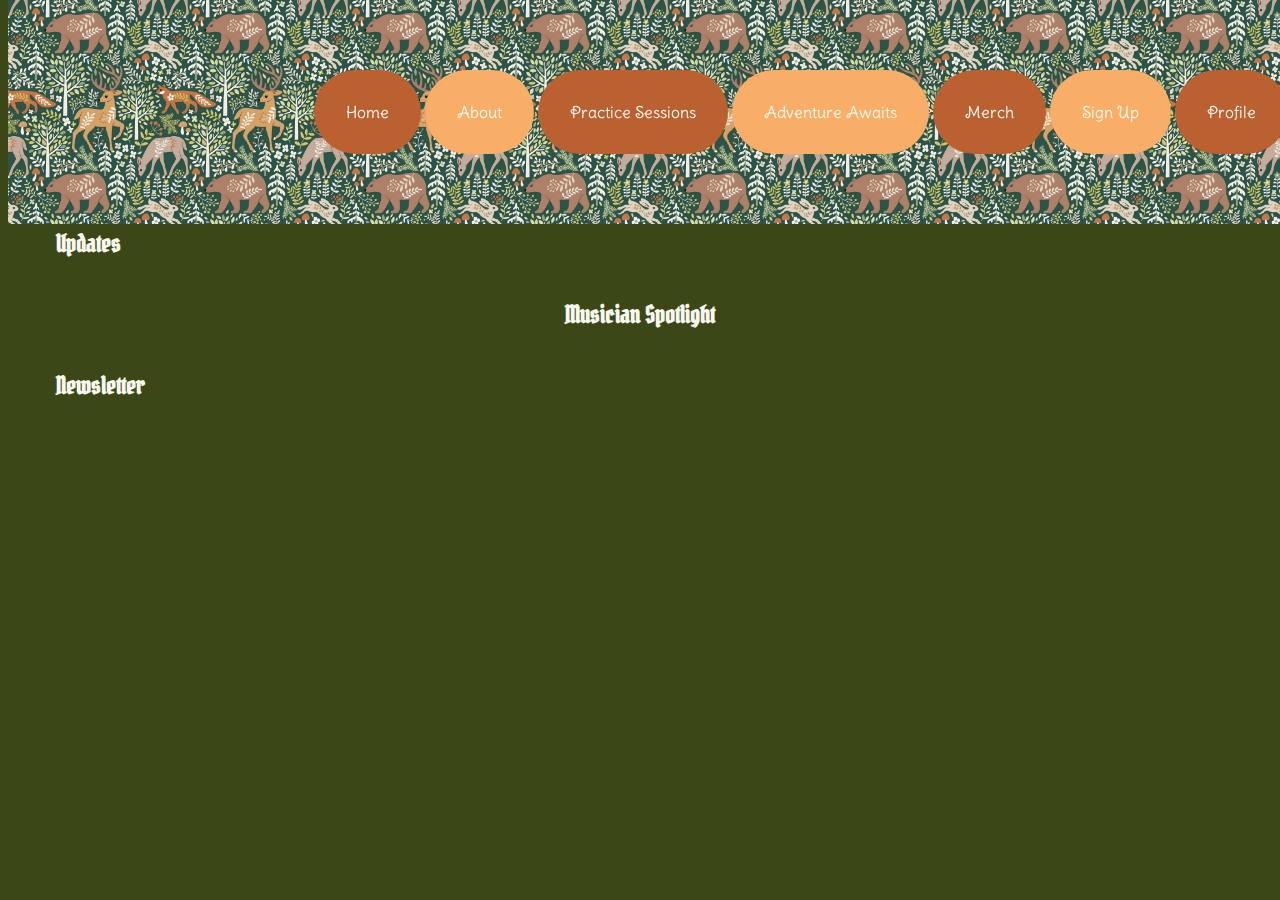
<file: index.html>
<!DOCTYPE html>
<html lang="en">
<head>
    <meta charset="UTF-8">
    <meta name="viewport" content="width=device-width, initial-scale=1.0">
    <link rel="stylesheet" href="styles.css">
    <link rel="preconnect" href="https://fonts.googleapis.com">
<link rel="preconnect" href="https://fonts.gstatic.com" crossorigin>
<link href="https://fonts.googleapis.com/css2?family=Delius+Swash+Caps&family=Just+Another+Hand&family=Pirata+One&display=swap" rel="stylesheet">
    <title>OboeBard</title>
</head>
<body>
    <header>
        <div class="hamburger" onclick="toggleNav()">
            <hr>
            <hr>
            <hr>
        </div>
            <nav class="toggle-nav">
                <a href="index.html">Home</a>
                <a href="about.html">About</a>
                <a href="practicesessions.html">Practice Sessions</a>
                <a href="adventureawaits.html">Adventure Awaits</a>
                <a href="merch.html">Merch</a>
                <a href="signup.html">Sign Up</a>
                <a href="profile.html">Profile</a>
            </nav>
        <h1>Home</h1>
    </header>
    <main>
        <div class="updates">
            <h2>Updates</h2>
            <p></p>
        </div>
        <div class="spotlight">
            <h2>Musician Spotlight</h2>
            <p></p>
        </div>
        <div class="newsletter">
            <h2>Newsletter</h2>
            <p></p>
        </div>
    </main>
</body>
</html>
</file>
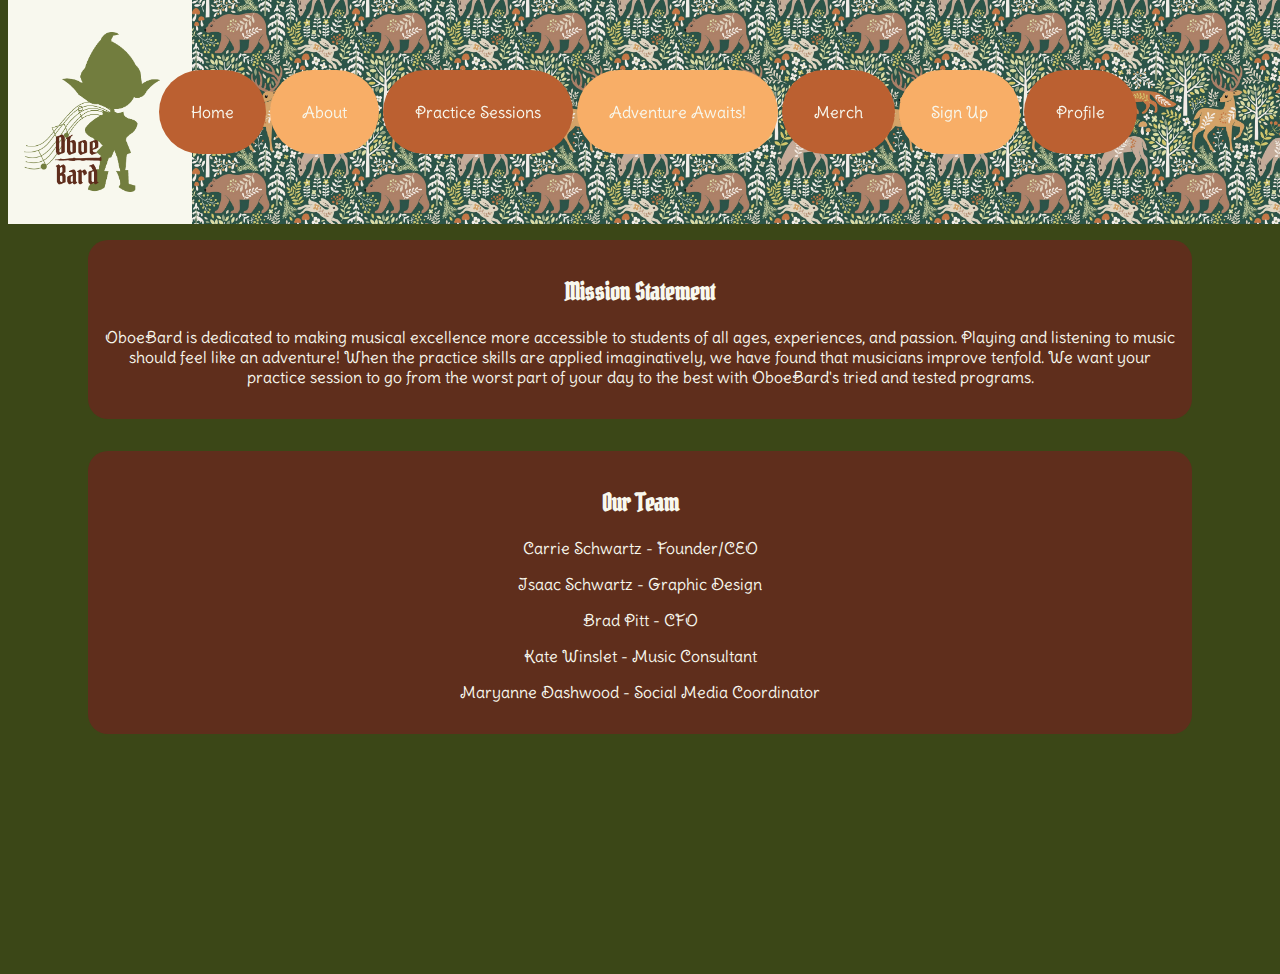
<file: about.html>
<!DOCTYPE html>
<html lang="en">
<head>
    <meta charset="UTF-8">
    <meta name="viewport" content="width=device-width, initial-scale=1.0">
    <link rel="stylesheet" href="styles.css">
    <link rel="preconnect" href="https://fonts.googleapis.com">
    <link rel="preconnect" href="https://fonts.gstatic.com" crossorigin>
    <link href="https://fonts.googleapis.com/css2?family=Delius+Swash+Caps&family=Just+Another+Hand&family=Pirata+One&display=swap" rel="stylesheet">
    <script src="scripts.js"></script>
    <link rel="icon" type="image/png" href="Images/favicon-96x96.png" sizes="96x96" />
    <link rel="icon" type="image/svg+xml" href="Images/favicon.svg" />
    <link rel="shortcut icon" href="Images/favicon.ico" />
    <link rel="apple-touch-icon" sizes="180x180" href="Images/apple-touch-icon.png" />
    <meta name="apple-mobile-web-app-title" content="MyWebSite" />
    <link rel="manifest" href="Images/site.webmanifest" />
    <title>OboeBard</title>
</head>
<body>
    <header>
        <div onclick="toggleNav()">
            <img src="Images/Logo.png" alt="logo">
        </div>
            <nav class="toggle-nav">
                <a href="index.html">Home</a>
                <a href="about.html">About</a>
                <a href="practicesessions.html">Practice Sessions</a>
                <a href="adventureawaits.html">Adventure Awaits!</a>
                <a href="merch.html">Merch</a>
                <a href="signup.html">Sign Up</a>
                <a href="profile.html">Profile</a>
            </nav>
        <div><h1>About</h1></div>
    </header>
    <main>
        <div class="mission">
            <h2>Mission Statement</h2>
            <p>OboeBard is dedicated to making musical excellence more accessible to students of all ages, experiences, and passion. Playing and listening to music should feel like an adventure! When the practice skills are applied imaginatively, we have found that musicians improve tenfold. We want your practice session to go from the worst part of your day to the best with OboeBard's tried and tested programs.</p>
        </div>
        <div class="mission">
            <h2>Our Team</h2>
                <p>Carrie Schwartz - Founder/CEO</p>
                <p>Isaac Schwartz - Graphic Design</p>
                <p>Brad Pitt - CFO</p>
                <p>Kate Winslet - Music Consultant</p>
                <p>Maryanne Dashwood - Social Media Coordinator</p>
        </div>
    </main>
</body>
</html>
</file>
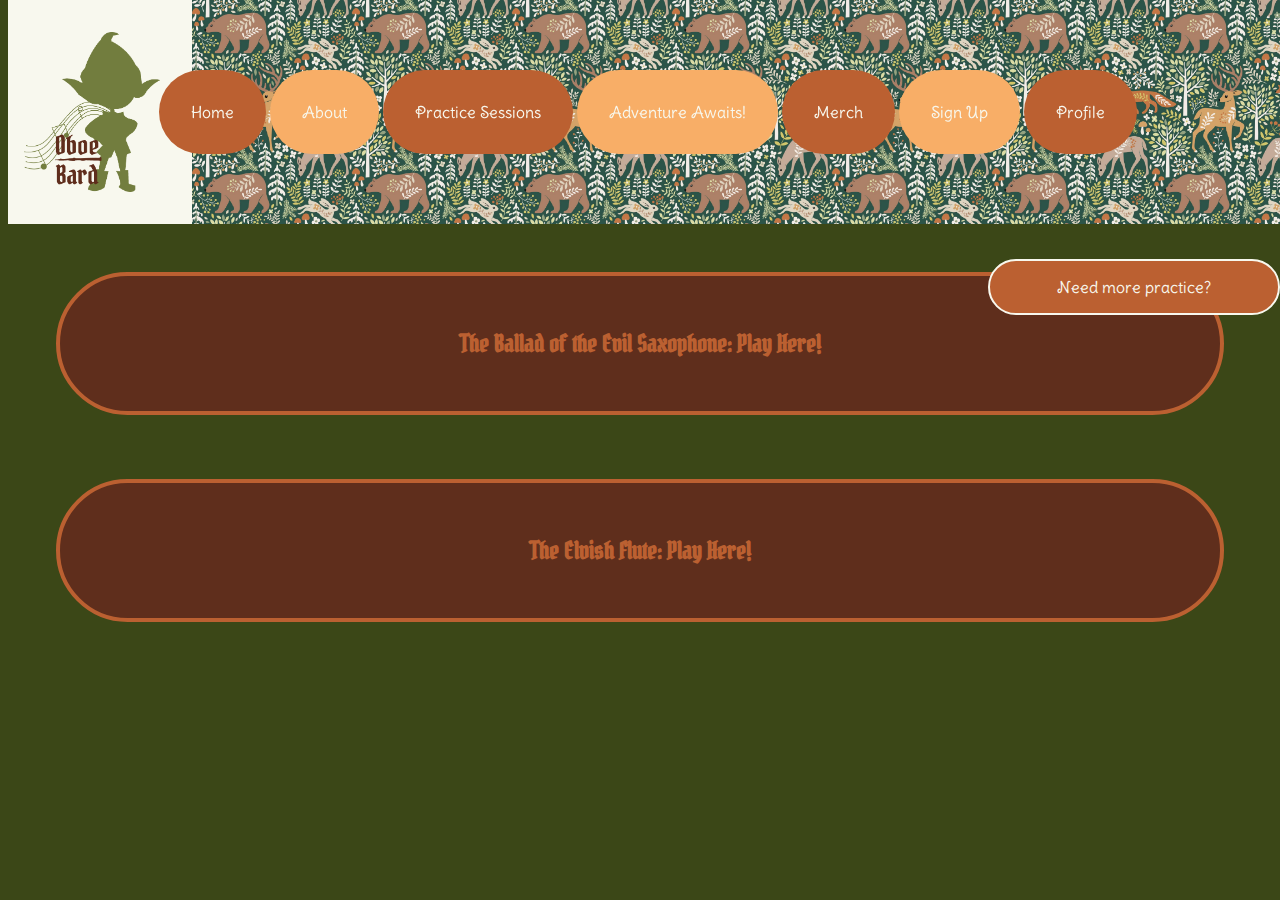
<file: adventureawaits.html>
<!DOCTYPE html>
<html lang="en">
<head>
    <meta charset="UTF-8">
    <meta name="viewport" content="width=device-width, initial-scale=1.0">
    <link rel="stylesheet" href="styles.css">
    <link rel="preconnect" href="https://fonts.googleapis.com">
    <link rel="preconnect" href="https://fonts.gstatic.com" crossorigin>
    <link href="https://fonts.googleapis.com/css2?family=Delius+Swash+Caps&family=Just+Another+Hand&family=Pirata+One&display=swap" rel="stylesheet">
    <script src="scripts.js"></script>
    <title>OboeBard</title>
</head>
<body>
    <header>
        <div class="hamburger" onclick="toggleNav()">
            <img src="Images/Logo.png" alt="logo">
        </div>
            <nav class="toggle-nav">
                <a href="index.html">Home</a>
                <a href="about.html">About</a>
                <a href="practicesessions.html">Practice Sessions</a>
                <a href="adventureawaits.html">Adventure Awaits!</a>
                <a href="merch.html">Merch</a>
                <a href="signup.html">Sign Up</a>
                <a href="profile.html">Profile</a>
            </nav>
        <div><h1 class="small">Adventure Awaits!</h1></div>
    </header>
    <main>
        <div class="orange">
            <a href="practicesessions.html">Need more practice?</a>
        </div>
        <div class="adventure">
            <h2>The Ballad of the Evil Saxophone: Play Here!</h2>
        </div>
        <div class="adventure">
            <h2>The Elvish Flute: Play Here!</h2>
        </div>
    </main>
</body>
</html>
</file>
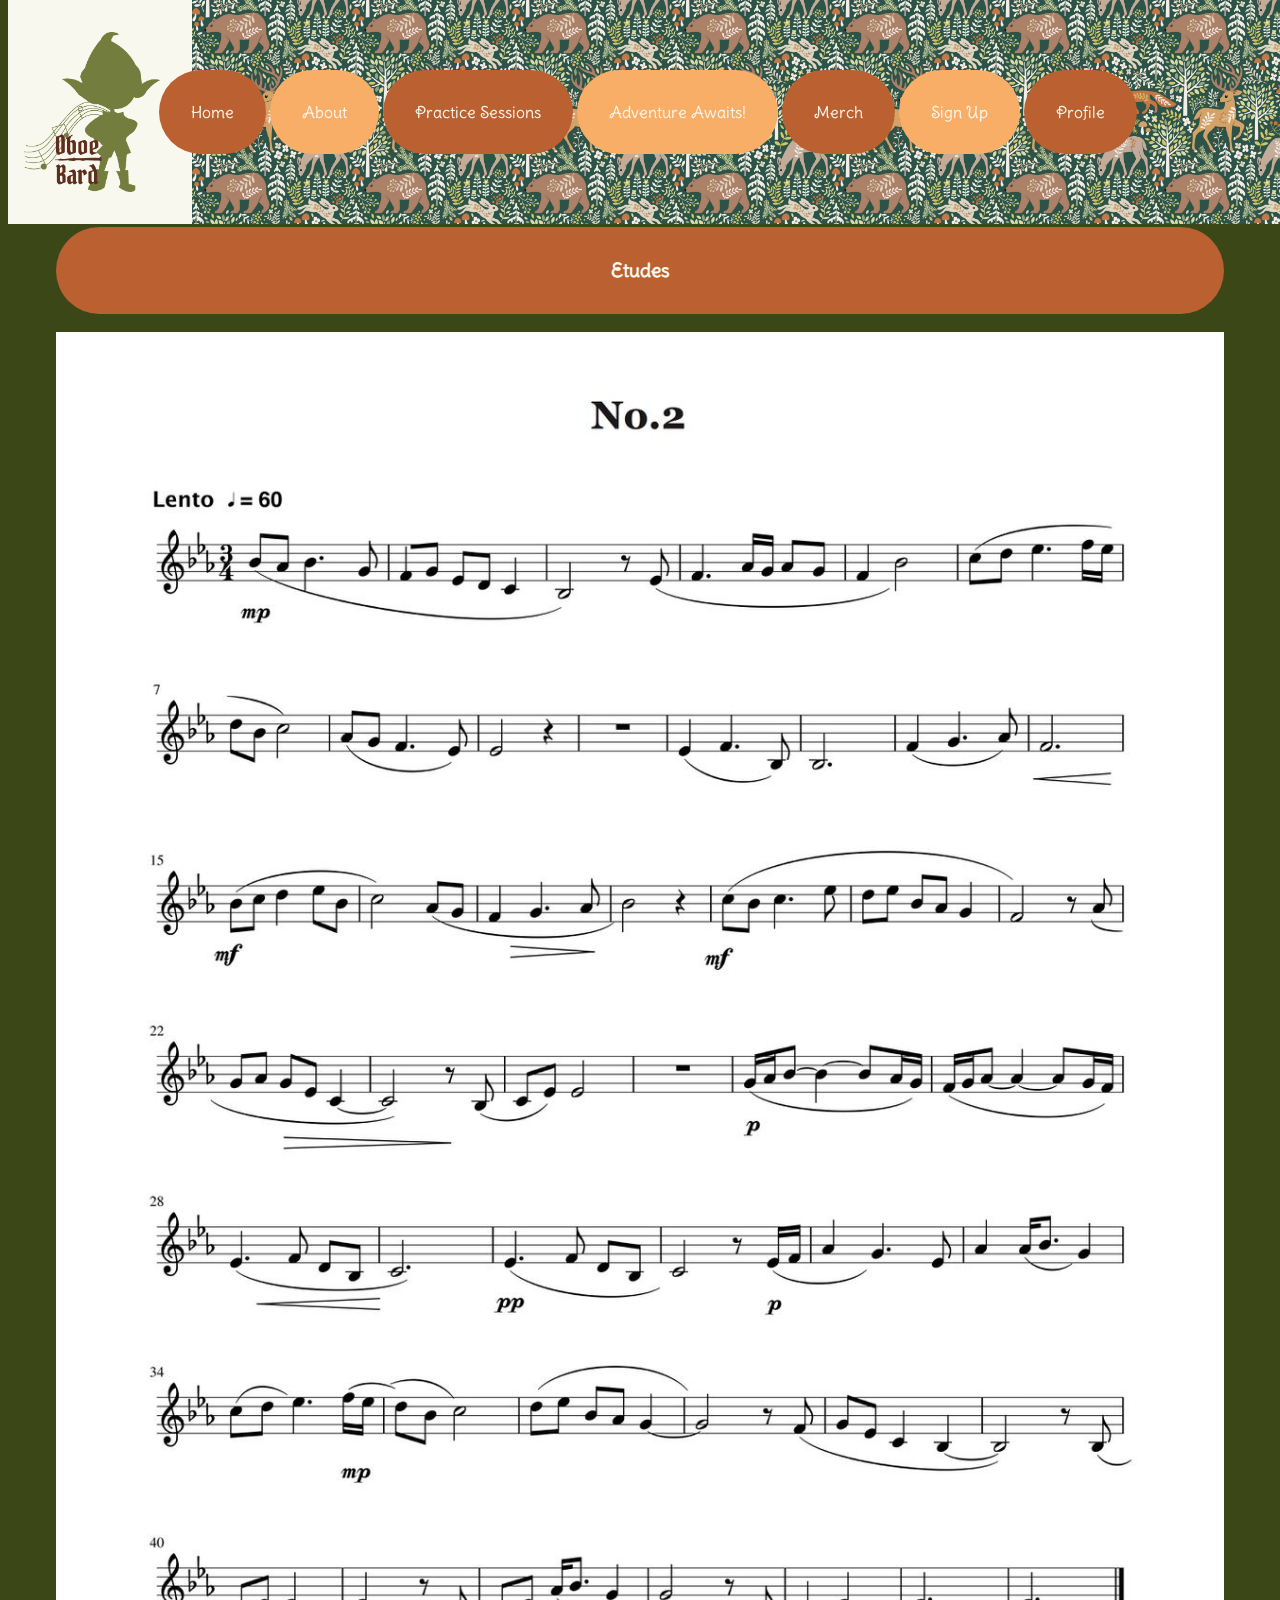
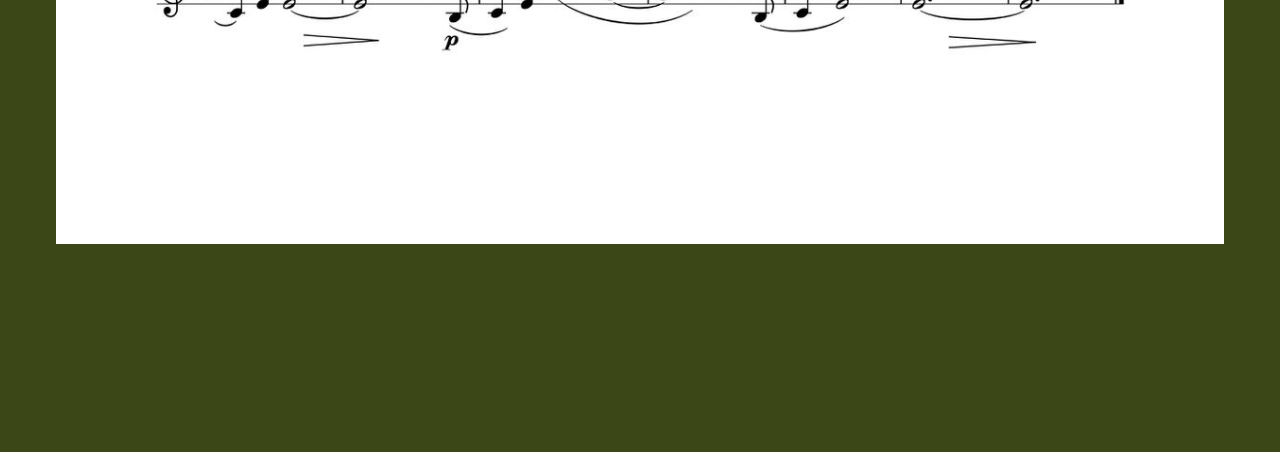
<file: etudes.html>
<!DOCTYPE html>
<html lang="en">
<head>
    <meta charset="UTF-8">
    <meta name="viewport" content="width=device-width, initial-scale=1.0">
    <link rel="stylesheet" href="styles.css">
    <link rel="preconnect" href="https://fonts.googleapis.com">
    <link rel="preconnect" href="https://fonts.gstatic.com" crossorigin>
    <link href="https://fonts.googleapis.com/css2?family=Delius+Swash+Caps&family=Just+Another+Hand&family=Pirata+One&display=swap" rel="stylesheet">
    <script src="scripts.js"></script>
    <link rel="icon" type="image/png" href="Images/favicon-96x96.png" sizes="96x96" />
    <link rel="icon" type="image/svg+xml" href="Images/favicon.svg" />
    <link rel="shortcut icon" href="Images/favicon.ico" />
    <link rel="apple-touch-icon" sizes="180x180" href="Images/apple-touch-icon.png" />
    <meta name="apple-mobile-web-app-title" content="MyWebSite" />
    <link rel="manifest" href="Images/site.webmanifest" />
    <title>OboeBard</title>
</head>
<body>
    <header>
        <div onclick="toggleNav()">
            <img src="Images/Logo.png" alt="logo">
        </div>
            <nav class="toggle-nav">
                <a href="index.html">Home</a>
                <a href="about.html">About</a>
                <a href="practicesessions.html">Practice Sessions</a>
                <a href="adventureawaits.html">Adventure Awaits!</a>
                <a href="merch.html">Merch</a>
                <a href="signup.html">Sign Up</a>
                <a href="profile.html">Profile</a>
            </nav>
        <div><h1 class="small">Practice Sessions</h1></div>
    </header>
    <main>
        <section class="menu">
            <div onclick="toggleMenu()">
                <h3>Etudes</h3>
            </div>
                <nav class="toggle-menu">
                    <a href="scales.html">Scales</a>
                    <a href="pitch.html">Pitch</a>
                    <a href="sight-reading.html">Sight-reading</a>
                    <a href="etudes.html">Etudes</a>
                </nav>
            <img src="Images/etudes.jpg" alt="etudes no. 2">
        </section>
    </main>
</body>
</html>
</file>
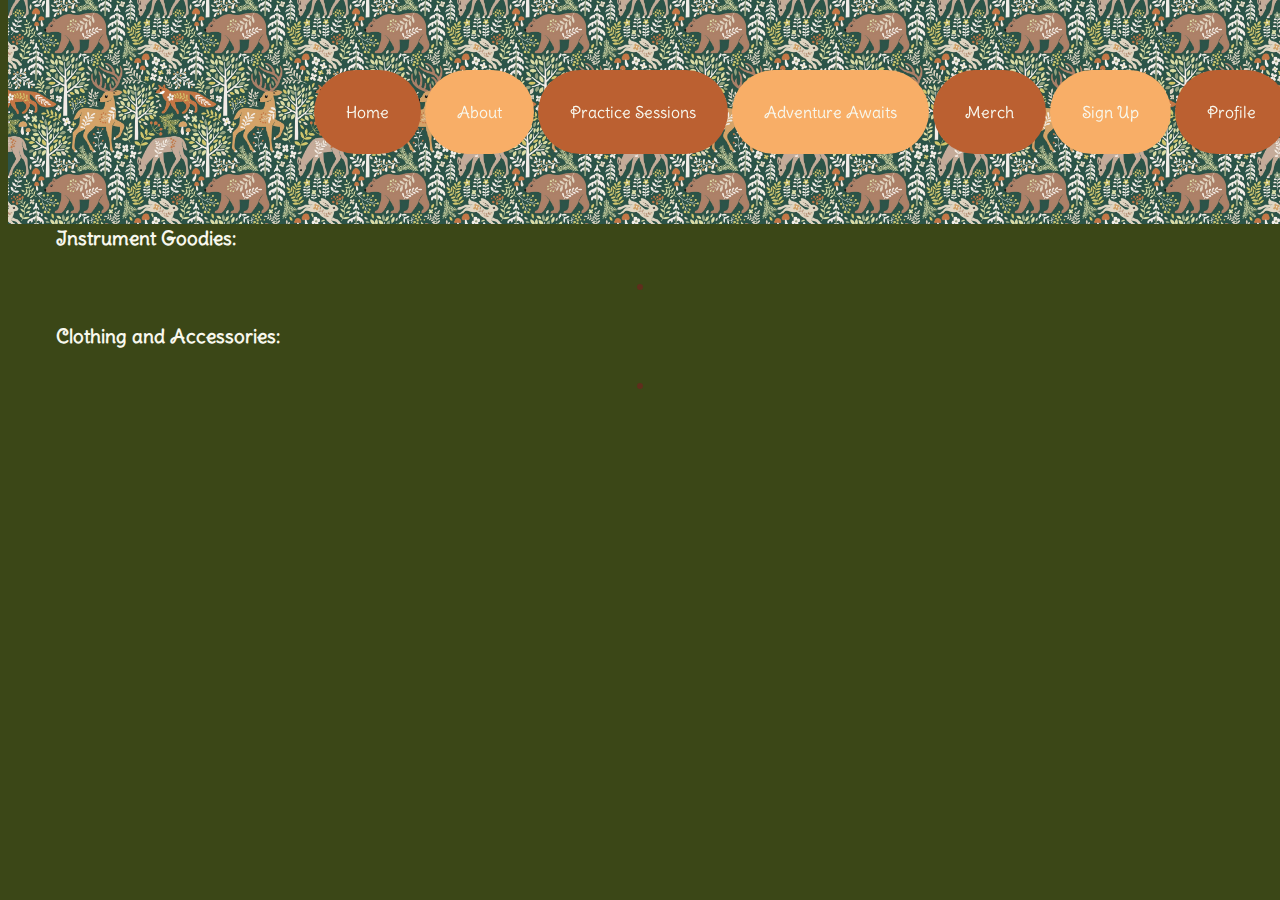
<file: merch.html>
<!DOCTYPE html>
<html lang="en">
<head>
    <meta charset="UTF-8">
    <meta name="viewport" content="width=device-width, initial-scale=1.0">
    <link rel="stylesheet" href="styles.css">
    <link rel="preconnect" href="https://fonts.googleapis.com">
    <link rel="preconnect" href="https://fonts.gstatic.com" crossorigin>
    <link href="https://fonts.googleapis.com/css2?family=Delius+Swash+Caps&family=Just+Another+Hand&family=Pirata+One&display=swap" rel="stylesheet">
    <title>OboeBard</title>
</head>
<body>
    <header>
        <div class="hamburger" onclick="toggleNav()">
            <hr>
            <hr>
            <hr>
        </div>
            <nav class="toggle-nav">
                <a href="index.html">Home</a>
                <a href="about.html">About</a>
                <a href="practicesessions.html">Practice Sessions</a>
                <a href="adventureawaits.html">Adventure Awaits</a>
                <a href="merch.html">Merch</a>
                <a href="signup.html">Sign Up</a>
                <a href="profile.html">Profile</a>
            </nav>
        <h1>Merch</h1>
    </header>
    <main>
        <div>
            <h3>Instrument Goodies:</h3>
        </div>
        <div class="merch">
            <img>
        </div>
        <div>
            <h3>Clothing and Accessories:</h3>
        </div>
        <div class="merch">
            <img>
        </div>
    </main>
</body>
</html>
</file>
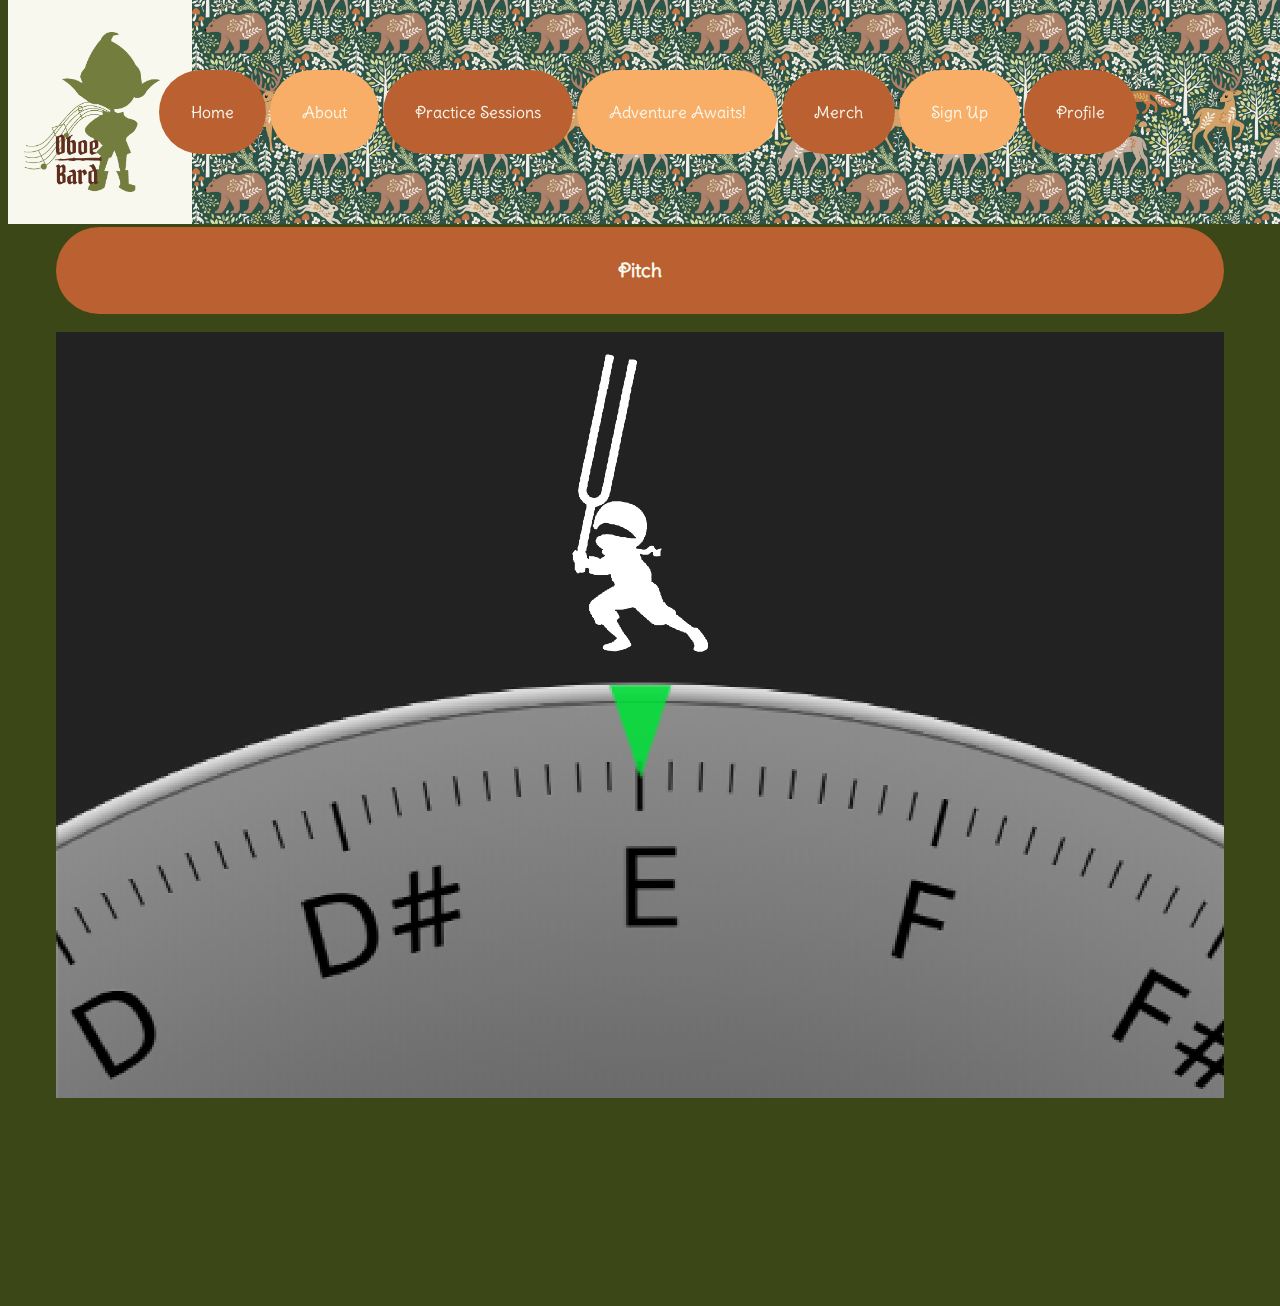
<file: pitch.html>
<!DOCTYPE html>
<html lang="en">
<head>
    <meta charset="UTF-8">
    <meta name="viewport" content="width=device-width, initial-scale=1.0">
    <link rel="stylesheet" href="styles.css">
    <link rel="preconnect" href="https://fonts.googleapis.com">
    <link rel="preconnect" href="https://fonts.gstatic.com" crossorigin>
    <link href="https://fonts.googleapis.com/css2?family=Delius+Swash+Caps&family=Just+Another+Hand&family=Pirata+One&display=swap" rel="stylesheet">
    <script src="scripts.js"></script>
    <link rel="icon" type="image/png" href="/favicon-96x96.png" sizes="96x96" />
    <link rel="icon" type="image/svg+xml" href="/favicon.svg" />
    <link rel="shortcut icon" href="/favicon.ico" />
    <link rel="apple-touch-icon" sizes="180x180" href="/apple-touch-icon.png" />
    <link rel="manifest" href="/site.webmanifest" />
    <title>OboeBard</title>
</head>
<body>
    <header>
        <div onclick="toggleNav()">
            <img src="Images/Logo.png" alt="logo">
        </div>
            <nav class="toggle-nav">
                <a href="index.html">Home</a>
                <a href="about.html">About</a>
                <a href="practicesessions.html">Practice Sessions</a>
                <a href="adventureawaits.html">Adventure Awaits!</a>
                <a href="merch.html">Merch</a>
                <a href="signup.html">Sign Up</a>
                <a href="profile.html">Profile</a>
            </nav>
        <div><h1 class="small">Practice Sessions</h1></div>
    </header>
    <main>
        <section class="menu">
            <div onclick="toggleMenu()">
                <h3>Pitch</h3>
            </div>
                <nav class="toggle-menu">
                    <a href="scales.html">Scales</a>
                    <a href="pitch.html">Pitch</a>
                    <a href="sight-reading.html">Sight-reading</a>
                    <a href="etudes.html">Etudes</a>
                </nav>
            <img src="Images/pitch.png" alt="tuner interface">
        </section>
    </main>
</body>
</html>
</file>
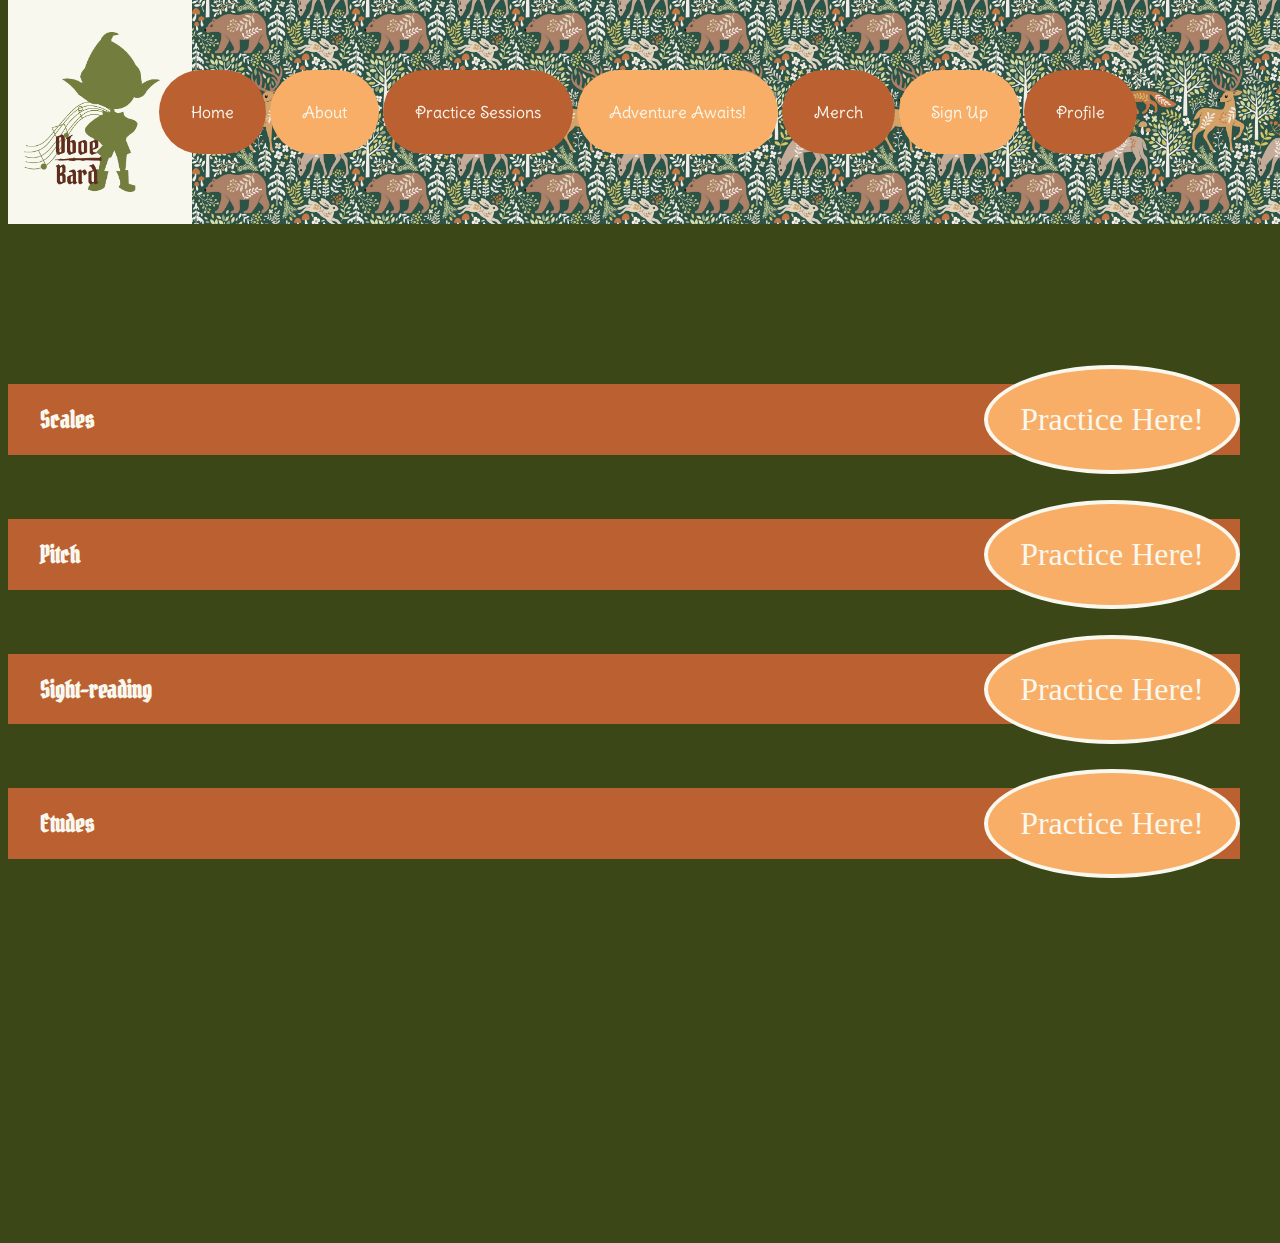
<file: practicesessions.html>
<!DOCTYPE html>
<html lang="en">
<head>
    <meta charset="UTF-8">
    <meta name="viewport" content="width=device-width, initial-scale=1.0">
    <link rel="stylesheet" href="styles.css">
    <link rel="preconnect" href="https://fonts.googleapis.com">
    <link rel="preconnect" href="https://fonts.gstatic.com" crossorigin>
    <link href="https://fonts.googleapis.com/css2?family=Delius+Swash+Caps&family=Just+Another+Hand&family=Pirata+One&display=swap" rel="stylesheet">
    <script src="scripts.js"></script>
    <link rel="icon" type="image/png" href="Images/favicon-96x96.png" sizes="96x96" />
    <link rel="icon" type="image/svg+xml" href="Images/favicon.svg" />
    <link rel="shortcut icon" href="Images/favicon.ico" />
    <link rel="apple-touch-icon" sizes="180x180" href="Images/apple-touch-icon.png" />
    <meta name="apple-mobile-web-app-title" content="MyWebSite" />
    <link rel="manifest" href="Images/site.webmanifest" />
    <title>OboeBard</title>
</head>
<body>
    <header>
        <div onclick="toggleNav()">
            <img src="Images/Logo.png" alt="logo">
        </div>
            <nav class="toggle-nav">
                <a href="index.html">Home</a>
                <a href="about.html">About</a>
                <a href="practicesessions.html">Practice Sessions</a>
                <a href="adventureawaits.html">Adventure Awaits!</a>
                <a href="merch.html">Merch</a>
                <a href="signup.html">Sign Up</a>
                <a href="profile.html">Profile</a>
            </nav>
        <div><h1 class="small">Practice Sessions</h1></div>
    </header>
    <main class="practice">
        <nav>
            <div>
                <h2>Scales</h2>
                <a href="scales.html">Practice Here!</a>
            </div>
            <div>
                <h2>Pitch</h2>
                <a href="pitch.html">Practice Here!</a>
            </div>
            <div>
                <h2>Sight-reading</h2>
                <a href="sight-reading.html">Practice Here!</a>
            </div>
            <div>
                <h2>Etudes</h2>
                <a href="etudes.html">Practice Here!</a>
            </div>
        </nav>
    </main>
</body>
</html>
</file>
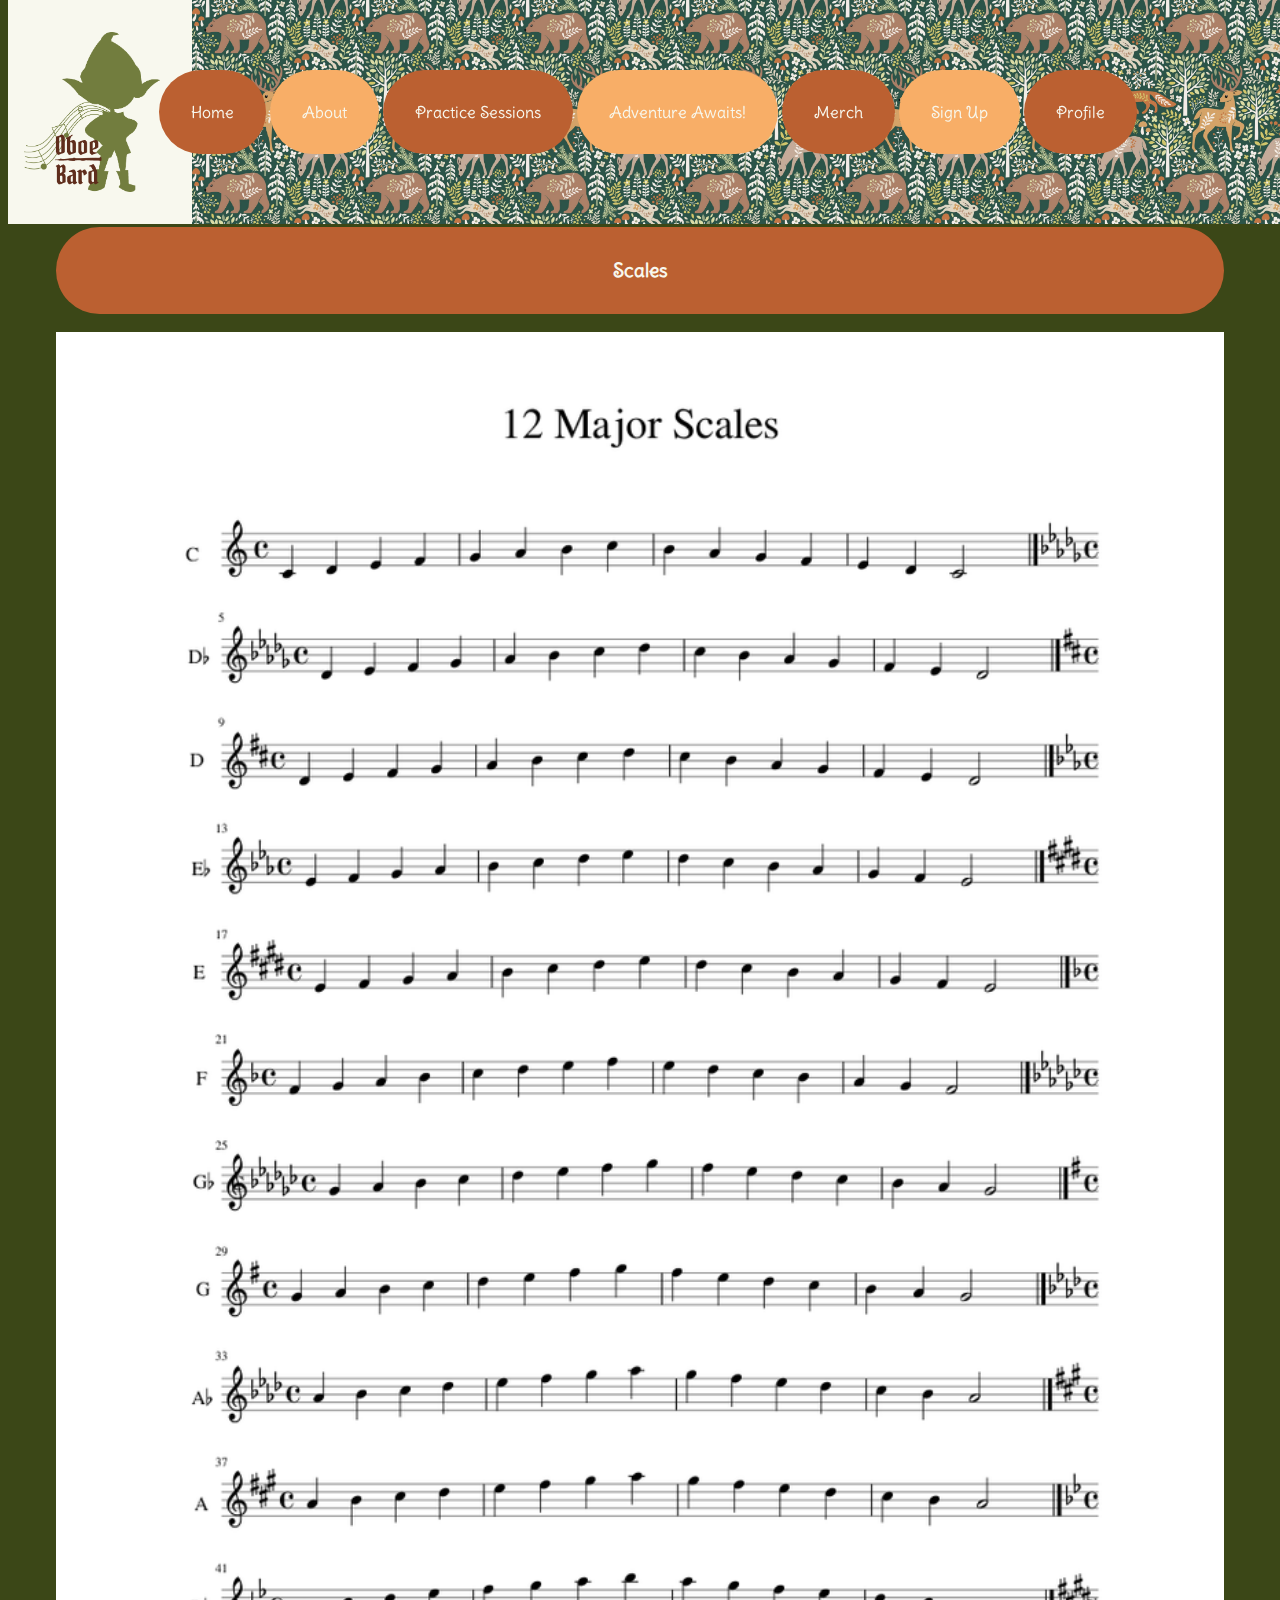
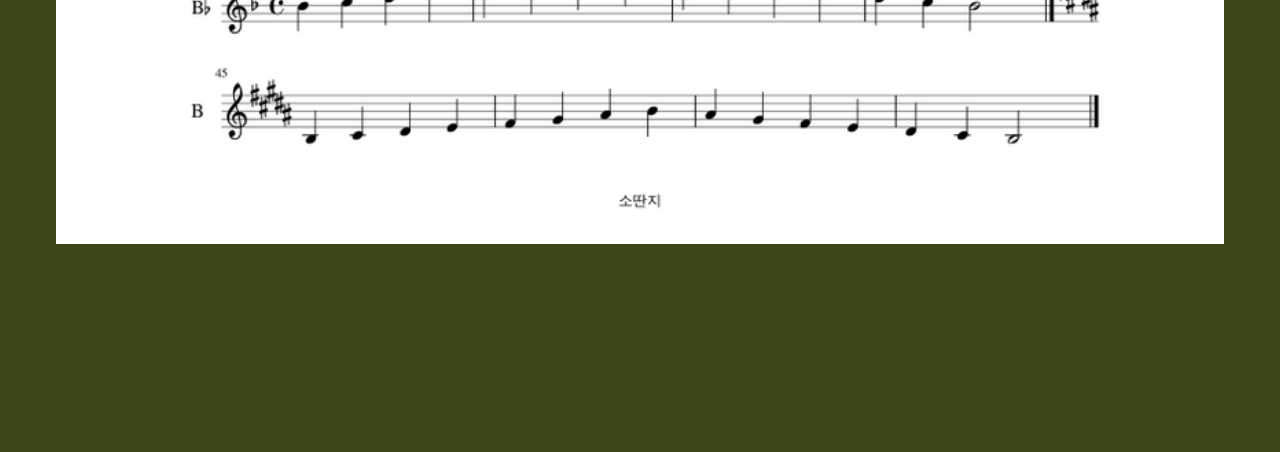
<file: scales.html>
<!DOCTYPE html>
<html lang="en">
<head>
    <meta charset="UTF-8">
    <meta name="viewport" content="width=device-width, initial-scale=1.0">
    <link rel="stylesheet" href="styles.css">
    <link rel="preconnect" href="https://fonts.googleapis.com">
    <link rel="preconnect" href="https://fonts.gstatic.com" crossorigin>
    <link href="https://fonts.googleapis.com/css2?family=Delius+Swash+Caps&family=Just+Another+Hand&family=Pirata+One&display=swap" rel="stylesheet">
    <script src="scripts.js"></script>
    <link rel="icon" type="image/png" href="Images/favicon-96x96.png" sizes="96x96" />
    <link rel="icon" type="image/svg+xml" href="Images/favicon.svg" />
    <link rel="shortcut icon" href="Images/favicon.ico" />
    <link rel="apple-touch-icon" sizes="180x180" href="Images/apple-touch-icon.png" />
    <meta name="apple-mobile-web-app-title" content="MyWebSite" />
    <link rel="manifest" href="Images/site.webmanifest" />
    <title>OboeBard</title>
</head>
<body>
    <header>
        <div onclick="toggleNav()">
            <img src="Images/Logo.png" alt="logo">
        </div>
            <nav class="toggle-nav">
                <a href="index.html">Home</a>
                <a href="about.html">About</a>
                <a href="practicesessions.html">Practice Sessions</a>
                <a href="adventureawaits.html">Adventure Awaits!</a>
                <a href="merch.html">Merch</a>
                <a href="signup.html">Sign Up</a>
                <a href="profile.html">Profile</a>
            </nav>
        <div><h1 class="small">Practice Sessions</h1></div>
    </header>
    <main>
        <section class="menu">
            <div onclick="toggleMenu()">
                <h3>Scales</h3>
            </div>
                <nav class="toggle-menu">
                    <a href="scales.html">Scales</a>
                    <a href="pitch.html">Pitch</a>
                    <a href="sight-reading.html">Sight-reading</a>
                    <a href="etudes.html">Etudes</a>
                </nav>
            <img src="Images/scales.png" alt="scale sheet">
        </section>
    </main>
</body>
</html>
</file>
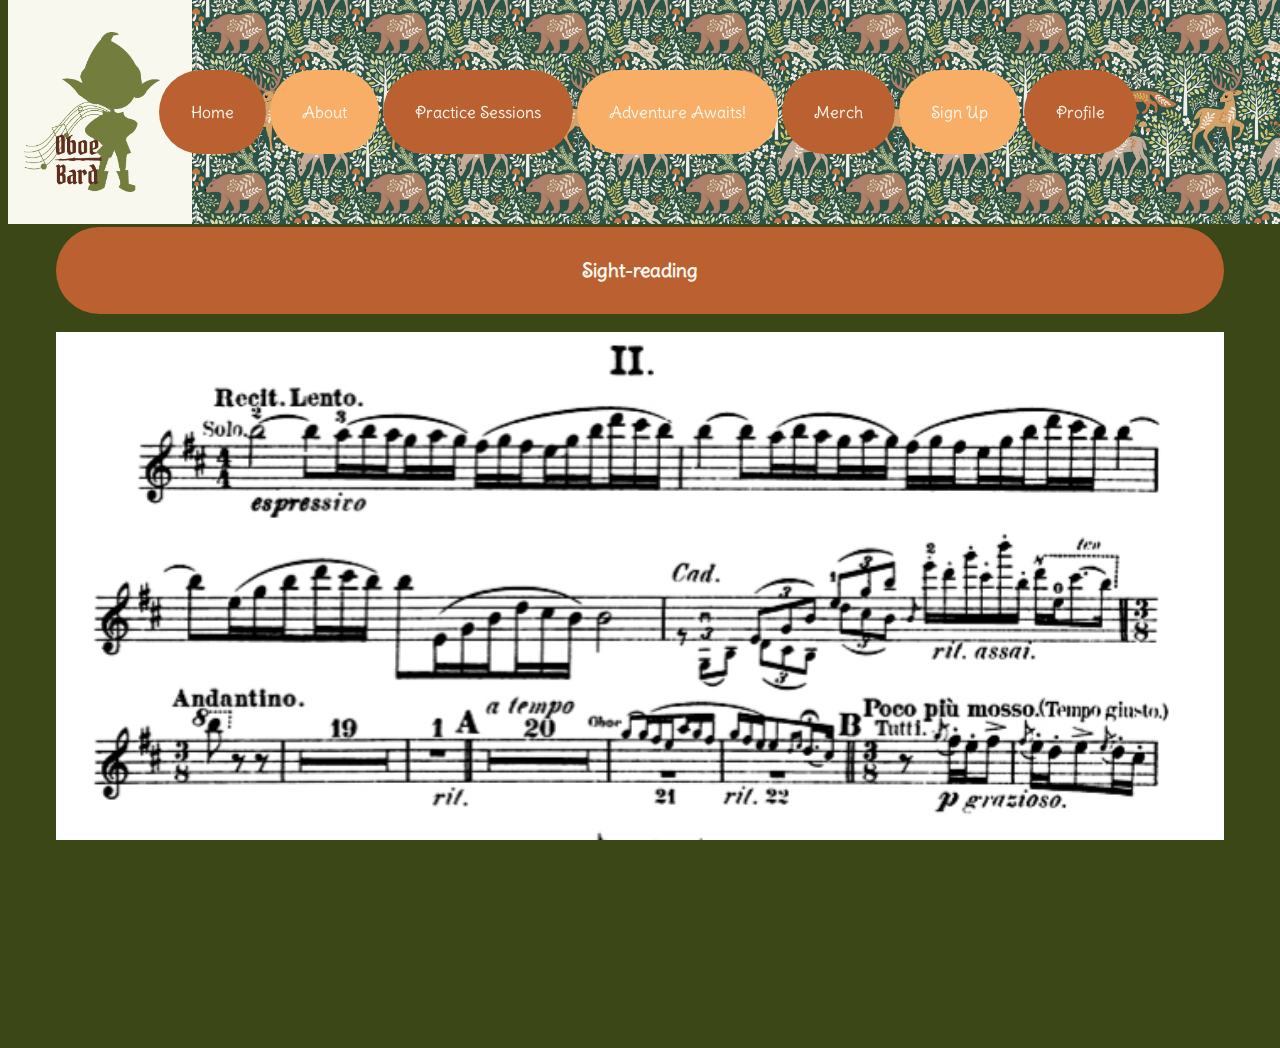
<file: sight-reading.html>
<!DOCTYPE html>
<html lang="en">
<head>
    <meta charset="UTF-8">
    <meta name="viewport" content="width=device-width, initial-scale=1.0">
    <link rel="stylesheet" href="styles.css">
    <link rel="preconnect" href="https://fonts.googleapis.com">
    <link rel="preconnect" href="https://fonts.gstatic.com" crossorigin>
    <link href="https://fonts.googleapis.com/css2?family=Delius+Swash+Caps&family=Just+Another+Hand&family=Pirata+One&display=swap" rel="stylesheet">
    <script src="scripts.js"></script>
    <title>OboeBard</title>
</head>
<body>
    <header>
        <div onclick="toggleNav()">
            <img src="Images/Logo.png" alt="logo">
        </div>
            <nav class="toggle-nav">
                <a href="index.html">Home</a>
                <a href="about.html">About</a>
                <a href="practicesessions.html">Practice Sessions</a>
                <a href="adventureawaits.html">Adventure Awaits!</a>
                <a href="merch.html">Merch</a>
                <a href="signup.html">Sign Up</a>
                <a href="profile.html">Profile</a>
            </nav>
        <div><h1 class="small">Practice Sessions</h1></div>
    </header>
    <main>
        <section class="menu">
            <div onclick="toggleMenu()">
                <h3>Sight-reading</h3>
            </div>
                <nav class="toggle-menu">
                    <a href="scales.html">Scales</a>
                    <a href="pitch.html">Pitch</a>
                    <a href="sight-reading.html">Sight-reading</a>
                    <a href="etudes.html">Etudes</a>
                </nav>
            <img src="Images/sight-reading.jpg" alt="orchestral sight-reading">
        </section>
    </main>
</body>
</html>
</file>
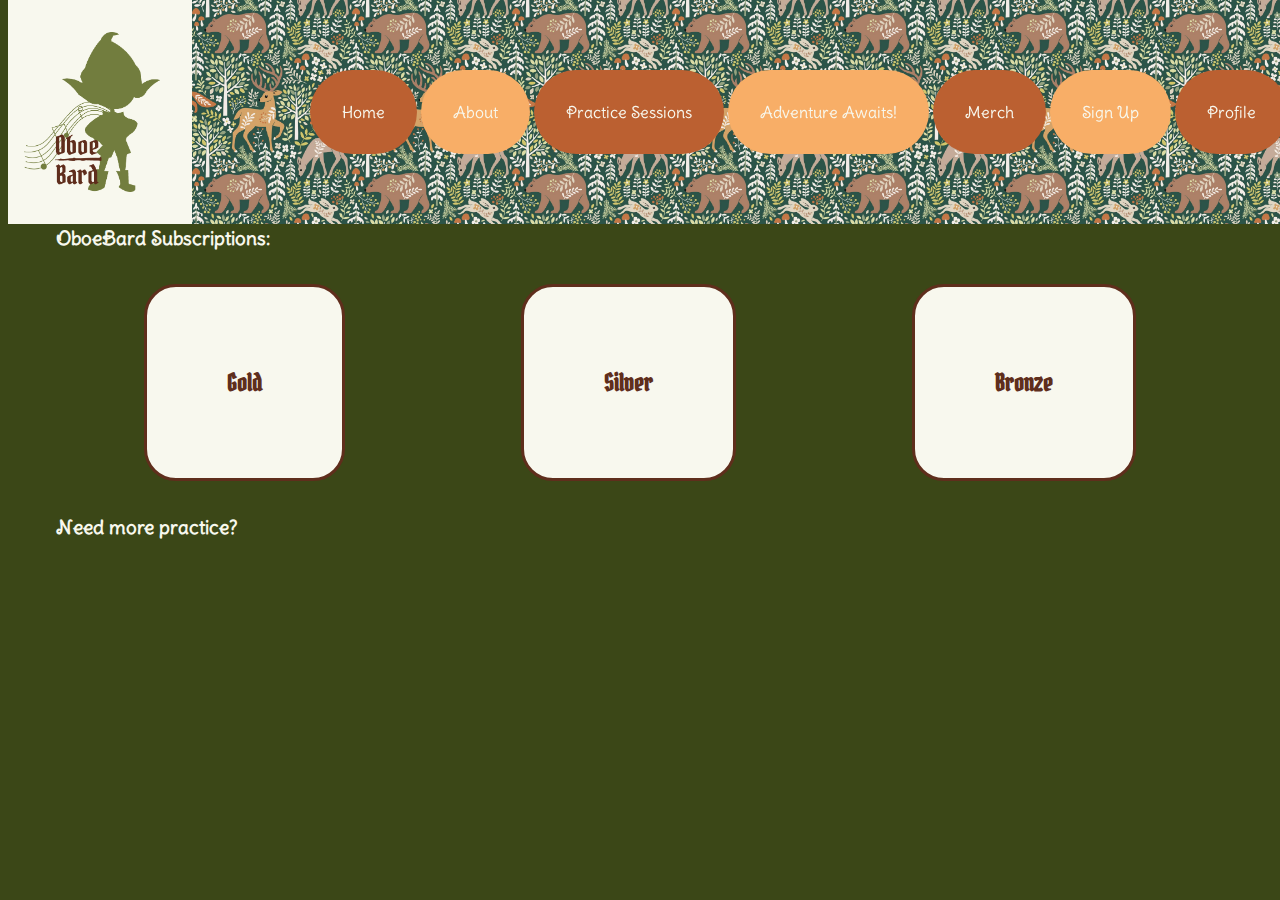
<file: signup.html>
<!DOCTYPE html>
<html lang="en">
<head>
    <meta charset="UTF-8">
    <meta name="viewport" content="width=device-width, initial-scale=1.0">
    <link rel="stylesheet" href="styles.css">
    <link rel="preconnect" href="https://fonts.googleapis.com">
    <link rel="preconnect" href="https://fonts.gstatic.com" crossorigin>
    <link href="https://fonts.googleapis.com/css2?family=Delius+Swash+Caps&family=Just+Another+Hand&family=Pirata+One&display=swap" rel="stylesheet">
    <script src="scripts.js"></script>
    <title>OboeBard</title>
</head>
<body>
    <header>
        <div class="hamburger" onclick="toggleNav()">
            <img src="Images/Logo.png" alt="logo">
        </div>
            <nav class="toggle-nav">
                <a href="index.html">Home</a>
                <a href="about.html">About</a>
                <a href="practicesessions.html">Practice Sessions</a>
                <a href="adventureawaits.html">Adventure Awaits!</a>
                <a href="merch.html">Merch</a>
                <a href="signup.html">Sign Up</a>
                <a href="profile.html">Profile</a>
            </nav>
        <h1>Sign Up</h1>
    </header>
    <main>
        <div>
            <h3>OboeBard Subscriptions:</h3>
        </div>
        <div class="subscriptions">
            <h2>Gold</h2>
            <h2>Silver</h2>
            <h2>Bronze</h2>
        </div>
        <div>
            <h3>Need more practice?</h3>
        </div>
    </main>
</body>
</html>
</file>
<file: styles.css>
body{
    background-color:#3b4717;
}
main{
    margin: 3rem;
    padding: 10rem 0;
}
h1, h2{
    color:#f8f8ee;
    font-family: 'Pirata One';
}
h3{
    color:#f8f8ee;
    font-family: 'Delius Swash Caps';
}
p{
    color:#f8f8ee;
    font-family: 'Delius Swash Caps';
}
.home{
    border-radius:20px;
    background-color:#5f2e1c;
    margin:2rem;
    text-align:center;
    padding: 1rem;
    width: 20rem;
}
.flex{
    display: flex;
    flex-direction:column;
    align-items:center;
}
.spotlight{
    display:flex;
    flex-direction:row;
    justify-content:center;
}
.spotlight img{
    width: 20rem;
}
header{
    background-image:url(Images/background.png);
    background-repeat:repeat;
    background-size: 10rem;
    max-height: 10rem;
    top:0;
    width:100%;
    padding: 2rem 2rem 2rem 0;
    position:fixed;
    z-index: 1;
}
header{
    display: flex;
    flex-direction:row;
    justify-content:space-between;
    align-items: center;
}
h1{
    font-size:4rem;
    padding: 0 2rem;
}
header img{
    max-height: 10rem;
    background-color:#3b4717;
    margin-bottom: -4px;
    padding: 2rem 2rem 2rem 1rem;
}
header nav{
    position: absolute;
    width: 30%;
    top: 15rem;
}
header nav a{
    background-color: #bb6031;
    display:block;
    color: #f8f8ee;
    text-align: center;
    text-decoration: none;
    font-family: 'Delius Swash Caps';
    padding: 2rem;
    border-radius: 3rem;
    top:0;
}
header nav a:nth-child(even){
    background-color:#f8ae67;
}
header nav{
    left: -100%;
}
header nav.show{
    left:0;
}
header nav{
    transition-property:left;
    transition-duration:.5s;
    transition-timing-function: ease-in-out;
    top: 4.75rem;
}
.small{
    font-size:3rem;
}
.mission{
    border-radius:20px;
    background-color:#5f2e1c;
    margin:2rem;
    text-align:center;
    padding: 1rem;
}
.practice{
    margin: 10rem 0;
    display:block;
}
.practice div{
    background-color: #bb6031;
    display: flex;
    flex-direction:row;
    justify-content:space-between;
    align-items:center;
    padding: 0 1rem 0 2rem;
    margin: 4rem 2rem 4rem 0;
    position:relative;
    font-size: 1rem;
}
.practice a{
    border-radius:200%;
    background-color:#f8ae67;
    position:absolute;
    right:0;
    padding:2rem;
    color:#f8f8ee;
    font-family: 'Just Another Hand';
    text-decoration: none;
    font-size: 2rem;
    border:4px solid #f8f8ee;
}
.practice a:hover{
    color: #3b4717;
    border:4px solid #3b4717;
}
.menu{
    position:relative;
}
.menu h3{
    background-color: #bb6031;
    display:block;
    color: #f8f8ee;
    text-align: center;
    text-decoration: none;
    font-family: 'Delius Swash Caps';
    padding: 2rem;
    border-radius: 10em;
    top:0;
}
.toggle-menu a{
    background-color: #bb6031;
    display:block;
    color: #f8f8ee;
    text-align: center;
    text-decoration: none;
    font-family: 'Delius Swash Caps';
    padding: 2rem;
    border-radius: 10em;
    top:0;
}
.toggle-menu a:nth-child(even){
    background-color:#f8ae67;
}
.toggle-menu{
    position: absolute;
    width: 100%;
    display:none;
}
.toggle-menu.show{
    display:block;
    top:0;
}
.toggle-menu a:hover{
    border: 2px solid #3b4717;
    color:#3b4717;
}
.menu img{
    width: 100%;
    display:block;
    align-items:center;
}
.adventure{
    background-color:#5f2e1c;
    display:block;
    text-align: center;
    font-family: 'Pirata One';
    padding: 2rem;
    border-radius: 8em;
    border: 4px solid #bb6031;
    margin: 4rem 0;
}
.adventure:hover{
    background-color: #bb6031;
    border: 4px solid #5f2e1c;
}
.adventure h2{
    color: #bb6031;
}
.adventure h2:hover{
    color:#5f2e1c;
}
.orange a{
    font-family: 'Delius Swash Caps';
    background-color:#bb6031;
    border: 2px solid #f8f8ee;
    text-align:center;
    padding: 1rem;
    width: 20%;
    position:fixed;
    right:0;
    bottom:65%;
    color: #f8f8ee;
    text-decoration:none;
    border-radius: 10rem;
}
.orange a:hover{
    color:#3b4717;
    border: 2px solid #3b4717;
}
.orange h3{
    font-family: 'Delius Swash Caps';
    background-color:#bb6031;
    border: 2px solid #f8f8ee;
    text-align:center;
    color: #f8f8ee;
    text-decoration:none;
    border-radius: 10rem;
    padding: 1rem;
}   
.merch{
    display: flex;
    flex-wrap:wrap;
    justify-content: space-around;   
}
.merch img{
    max-width: 10rem;
    max-height:10rem;
    border:3px solid #5f2e1c;
    margin: 1rem;
    border-radius: 2rem;
}
.subscriptions{
    display: flex;
    flex-wrap:wrap;
    justify-content: space-around;
}
.subscriptions h2{
    max-width: 10rem;
    max-height:10rem;
    border:3px solid #5f2e1c;
    margin: 1rem;
    border-radius: 2rem;
    background-color:#f8f8ee;
    color:#5f2e1c;
    padding: 5rem;
}
.subscriptions h2:nth-child(1):hover{
    background-color:rgb(185, 130, 10);
    color:#f8f8ee;
}
.subscriptions h2:nth-child(2):hover{
    background-color:rgb(100, 100, 100);
    color:#f8f8ee;
}
.subscriptions h2:nth-child(3):hover{
    background-color: #804a00;
    color:#f8f8ee;
}
.profile{
    display:flex;
    flex-direction:column;
    align-items:center;
    margin:1rem;
}
.account{
    background-color:#f8f8ee;
    border-radius:2rem;
    padding: 1rem 8rem 2rem 3rem;
    color: #3b4717;
    border:3px solid #5f2e1c;
}
.account h2{
    color:#3b4717;
}
.account p{
    color:#3b4717;
}
.avatar img{
    max-width: 20rem;
    border:3px solid #5f2e1c;
    margin: 1rem;
    border-radius: 2rem;
    background-color:#f8f8ee;
}
@media (min-width:1000px){
    header nav{
        position: static;
        width: unset;
    }
    header nav a{
        padding: 2rem;
        display: inline;
        margin:auto;
    }
    header nav a:hover{
        background-color: #3b4717;
    }
    h1{
        display:none;
    }
    header{
       height: 15rem;
    }
    header img{
        max-height: 10rem;
        background-color:#f8f8ee;
        padding: 2rem 2rem 2rem 1rem;
        position:fixed;
        top:0;
        z-index:-1;
    }
    .home{
        width:auto;
    }
    .spotlight img{
        width:40rem;
    }
    .profile{
        display:flex;
        flex-direction:row;
        justify-content:space-around;
    }
    .account{
        width:30rem;
    }
}
</file>
